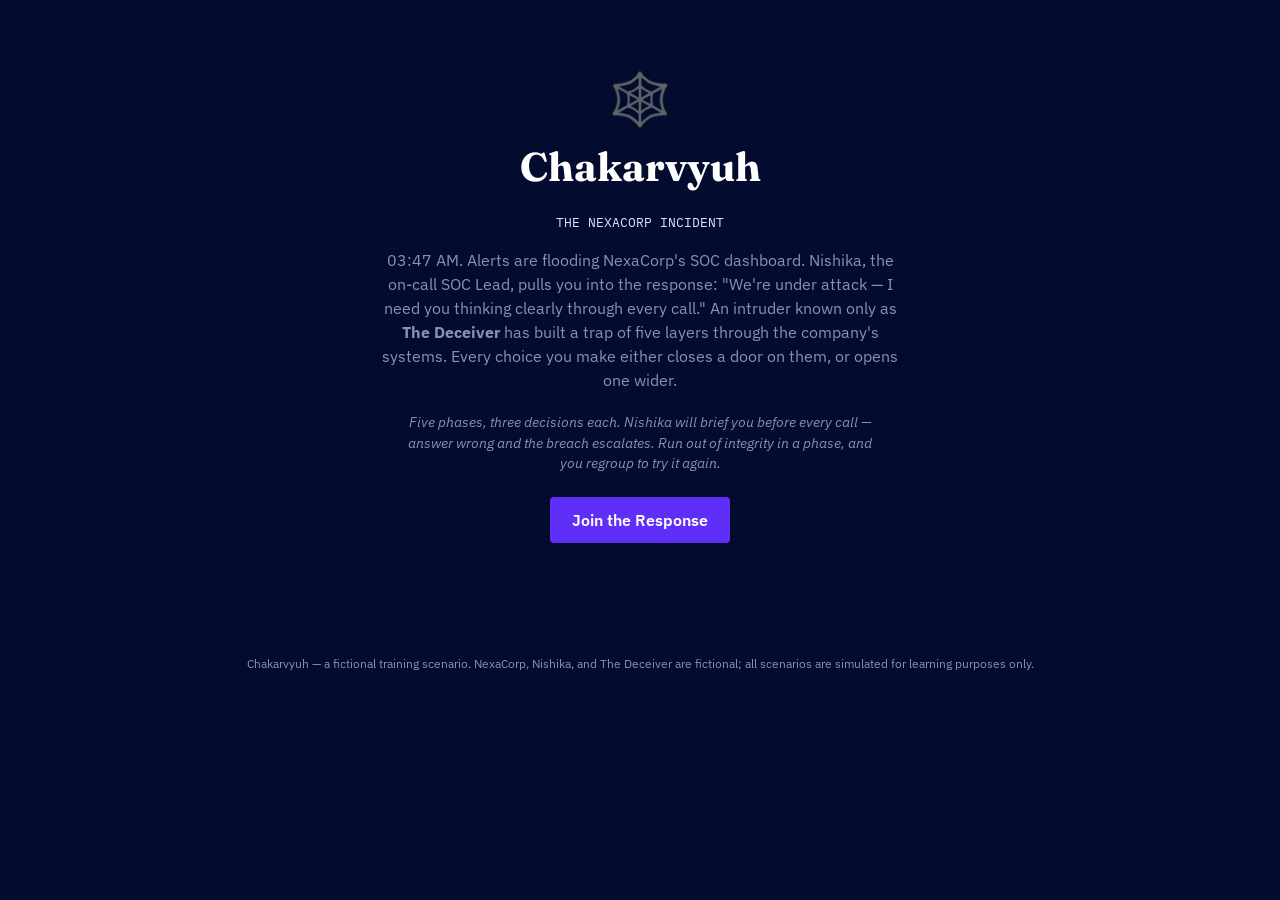
<file: training_game/index.html>
<!DOCTYPE html>
<html lang="en">
<head>
<meta charset="UTF-8">
<meta name="viewport" content="width=device-width, initial-scale=1, viewport-fit=cover">
<title>Chakarvyuh — The NexaCorp Incident</title>
<link rel="preconnect" href="https://fonts.googleapis.com">
<link href="https://fonts.googleapis.com/css2?family=Fraunces:opsz,wght@9..144,500;9..144,700&family=IBM+Plex+Sans:wght@400;500;600&family=IBM+Plex+Mono:wght@500&display=swap" rel="stylesheet">
<link rel="stylesheet" href="style.css">
</head>
<body>
<div id="app"></div>
<script src="script.js"></script>
<footer>Chakarvyuh — a fictional training scenario. NexaCorp, Nishika, and The Deceiver are fictional; all scenarios are simulated for learning purposes only.</footer>
</body>
</html>
</file>
<file: training_game/style.css>
:root{
  --bg:#030c2e; --panel:rgba(255,255,255,.05); --panel2:rgba(255,255,255,.09); --line:rgba(255,255,255,.15);
  --ink:#ffffff; --muted:rgba(226,224,255,.62); --violet:#602ff7; --lavender:#e2e0ff;
  --danger:#e05a52; --good:#6bc47d;
  --serif:'Fraunces',serif; --sans:'IBM Plex Sans',sans-serif; --mono:'IBM Plex Mono',monospace;
}
*{box-sizing:border-box}
html{scroll-padding-top:env(safe-area-inset-top,0px)}
body{margin:0;background:var(--bg);color:var(--ink);font-family:var(--sans);
  padding-top:env(safe-area-inset-top,0px);padding-bottom:env(safe-area-inset-bottom,0px);min-height:100vh;line-height:1.5}
#app{max-width:740px;margin:0 auto;padding:24px 20px 60px}
h1,h2,h3{font-family:var(--serif);font-weight:700;margin:0 0 .4em}
button{font-family:var(--sans);cursor:pointer;border:none}
.btn{background:var(--violet);color:#ffffff;font-weight:600;padding:13px 22px;border-radius:4px;font-size:1rem}
.btn:hover{filter:brightness(1.15)}
.btn:focus-visible,.opt:focus-visible{outline:2px solid var(--lavender);outline-offset:2px}
.btn.secondary{background:transparent;color:var(--ink);border:1px solid var(--line)}
.card{background:var(--panel);border:1px solid var(--line);border-radius:6px;padding:22px}
.hero{text-align:center;padding:36px 0 16px}
.spiral{font-size:3.2rem}
.hero h1{font-size:2.5rem}
.hero p.tag{color:var(--lavender);font-family:var(--mono);font-size:.82rem;margin-bottom:1.2em}
.story{max-width:520px;margin:0 auto 20px;color:var(--muted)}
.brief{color:var(--muted);font-size:.85rem;max-width:480px;margin:0 auto 24px;font-style:italic}
.topbar{position:sticky;top:env(safe-area-inset-top,0px);z-index:5;background:var(--bg);border-bottom:1px solid var(--line);
  display:flex;justify-content:space-between;align-items:center;padding:12px 0;margin-bottom:18px;font-family:var(--mono);font-size:.8rem;flex-wrap:wrap;gap:8px}
.stat{color:var(--muted)}
.stat b{color:var(--ink)}
.pips span{opacity:.25}
.pips span.on{opacity:1}
.map{display:flex;justify-content:space-between;margin:0 0 22px;overflow-x:auto;padding-bottom:4px}
.node{flex:1;text-align:center;position:relative;min-width:58px}
.node:not(:last-child)::after{content:'';position:absolute;top:16px;left:60%;width:80%;height:2px;background:var(--line)}
.dot{width:30px;height:30px;border-radius:50%;background:var(--panel2);border:2px solid var(--line);
  display:flex;align-items:center;justify-content:center;margin:0 auto 6px;font-size:.8rem;position:relative;z-index:1}
.node.done .dot{background:var(--good);border-color:var(--good);color:#0f1a10}
.node.current .dot{background:var(--violet);border-color:var(--violet);color:#ffffff}
.node.locked .dot{color:var(--muted)}
.node small{color:var(--muted);font-size:.65rem}
.node.current small{color:var(--lavender)}
.charbox{display:flex;gap:14px;align-items:flex-start}
.avatar{flex:none;background:var(--panel2);border:2px solid var(--violet);border-radius:50%;width:46px;height:46px;
  overflow:hidden;margin-top:2px}
.avatar img{width:100%;height:100%;object-fit:cover;display:block}
.charname{font-family:var(--mono);color:var(--lavender);font-size:.75rem;margin-bottom:6px;letter-spacing:.03em}
.bubble{position:relative;background:var(--panel2);border:1px solid var(--line);border-radius:4px 14px 14px 14px;
  padding:14px 16px;flex:1}
.bubble:before,.bubble:after{content:'';position:absolute;right:100%;top:0;border-style:solid}
.bubble:before{border-width:0 10px 10px 0;border-color:transparent var(--line) transparent transparent}
.bubble:after{border-width:0 9px 9px 0;border-color:transparent var(--panel2) transparent transparent;right:calc(100% - 1px)}
.charline{font-size:1.03rem}
.phaselabel{font-family:var(--mono);color:var(--muted);font-size:.75rem;margin-bottom:10px}
.taskfoot{margin-top:18px;display:flex;justify-content:flex-end}
.overlay{position:fixed;inset:0;background:rgba(8,7,12,.72);display:flex;align-items:center;justify-content:center;padding:20px;z-index:20}
.modal{background:#000;border:2px solid var(--violet);border-radius:6px;padding:22px;max-width:480px;width:100%;
  box-shadow:0 0 0 4px rgba(96,47,247,.15)}
.modal h3{font-family:var(--mono);color:var(--lavender);font-size:.8rem;margin-bottom:14px}
.opt{display:block;width:100%;text-align:left;background:var(--panel2);color:var(--ink);border:1px solid var(--violet);
  border-radius:5px;padding:12px 15px;margin-bottom:9px;font-size:.95rem}
.opt:hover:not(:disabled){border-color:var(--lavender)}
.opt.selected{border-color:var(--lavender);background:rgba(96,47,247,.3);box-shadow:0 0 0 1px var(--lavender) inset}
.opt.correct{border-color:var(--good);background:#1c2b1c}
.opt.wrong{border-color:var(--danger);background:#2b1c1c}
.opt:disabled{cursor:default}
.btn:disabled{opacity:.35;cursor:not-allowed;filter:none}
.btn:disabled:hover{filter:none}
.tag-good{color:var(--good);font-family:var(--mono);font-size:.85rem}
.tag-bad{color:var(--danger);font-family:var(--mono);font-size:.85rem}
.hint{margin-top:8px;color:var(--muted);font-size:.88rem;font-style:italic}
.flagline{font-family:var(--mono);color:var(--lavender);margin-top:8px;font-size:.83rem}
.center{text-align:center;padding:28px 0}
.seal{font-size:2.3rem;margin-bottom:6px}
.flaglist{font-family:var(--mono);font-size:.83rem;color:var(--lavender);text-align:left;margin:16px 0;background:var(--panel2);padding:14px 16px;border-radius:5px}
.rank{font-family:var(--serif);color:var(--lavender);font-size:1.5rem;margin:8px 0}
footer{text-align:center;color:var(--muted);font-size:.72rem;margin-top:36px}
</file>
